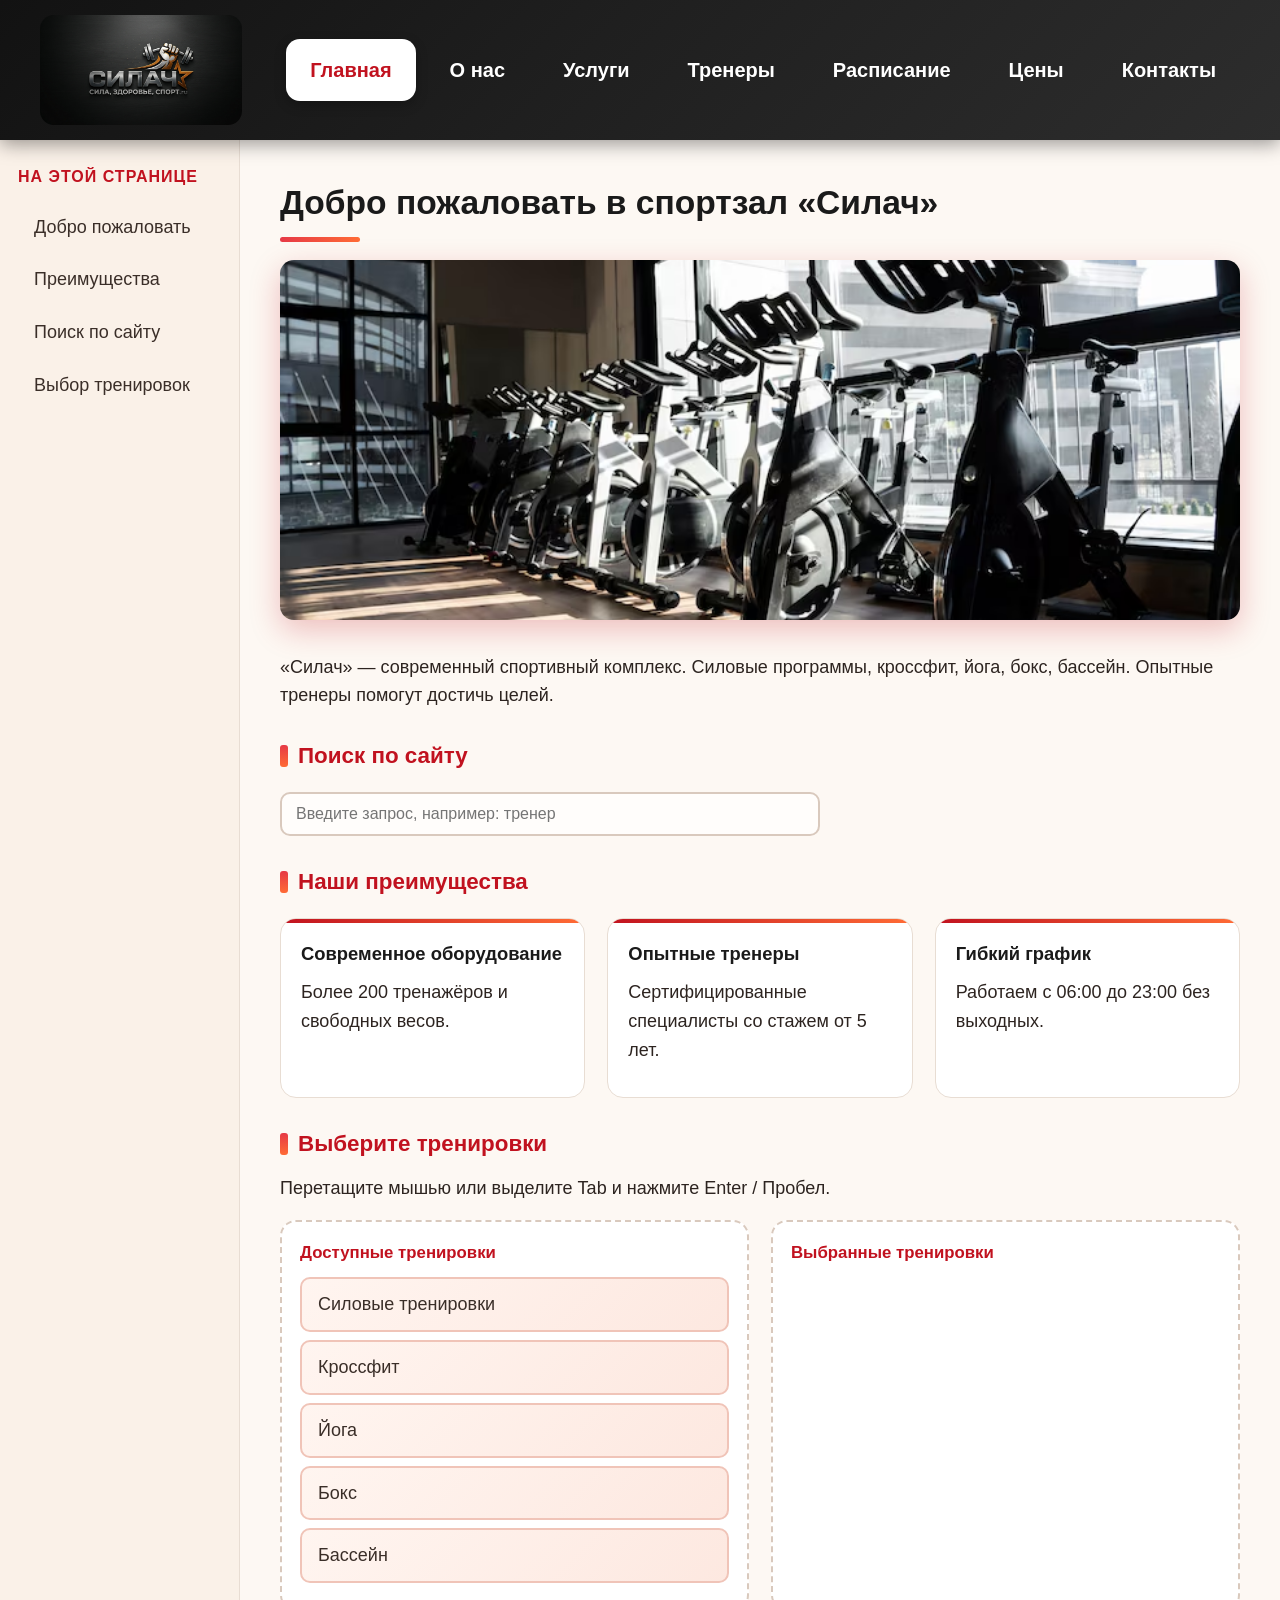
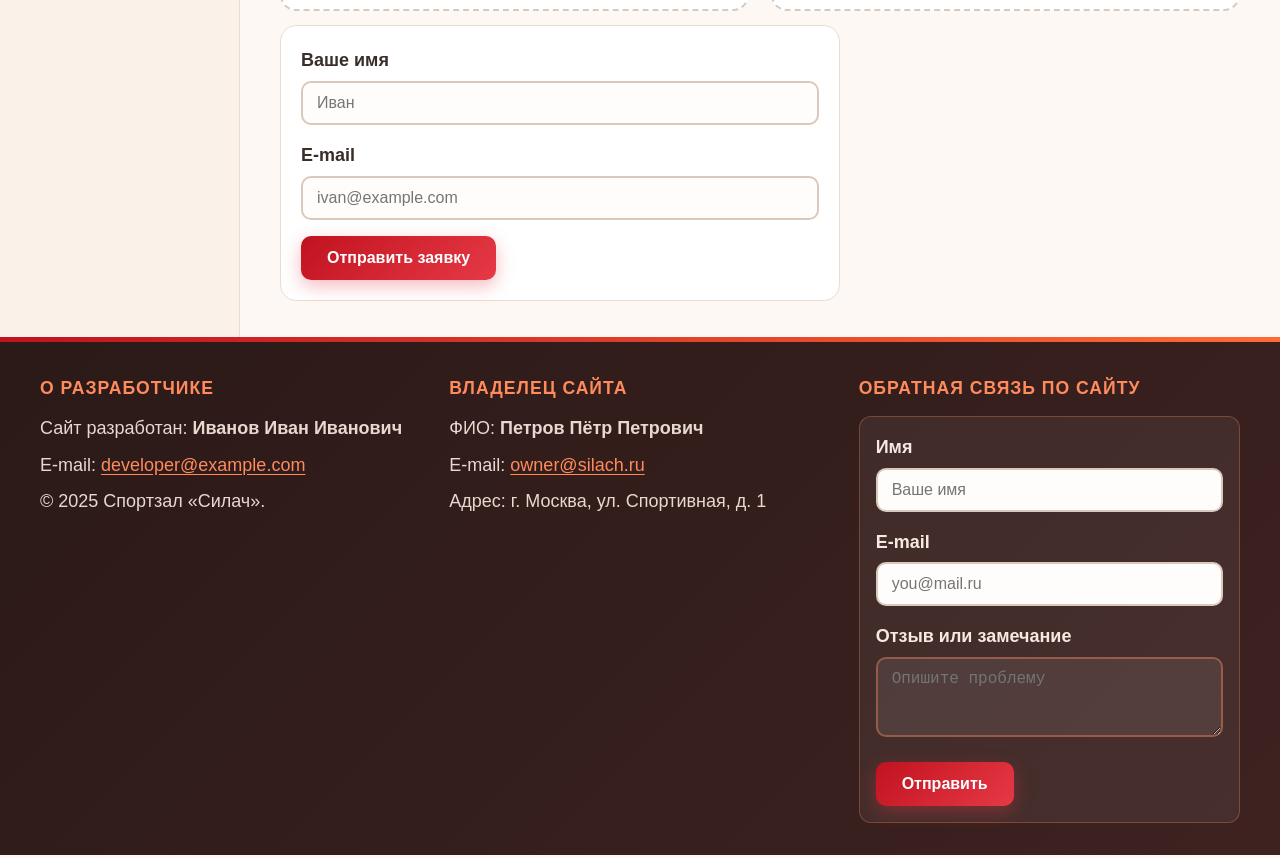
<file: index.html>
<!DOCTYPE html>
<html lang="ru">
<head>
  <meta charset="UTF-8">
  <meta name="viewport" content="width=device-width, initial-scale=1.0">
  <meta name="description" content="Спортзал «Силач» — тренировки, тренеры, расписание, абонементы.">
  <title>Спортзал «Силач» — Главная</title>
  <link rel="stylesheet" href="style.css">
</head>
<body>
  <header>
  <div class="logo">
    <a href="index.html" aria-label="СИЛАЧ — на главную">
      <img src="Лого.png" alt="СИЛАЧ — сила, здоровье, спорт.ру" class="logo-img">
    </a>
  </div>

  <nav class="main-nav" aria-label="Основное меню">
    <ul>
      <li><a href="index.html" class="active">Главная</a></li>
      <li><a href="about.html">О нас</a></li>
      <li><a href="services.html">Услуги</a></li>
      <li><a href="trainers.html">Тренеры</a></li>
      <li><a href="schedule.html">Расписание</a></li>
      <li><a href="prices.html">Цены</a></li>
      <li><a href="contacts.html">Контакты</a></li>
    </ul>
  </nav>
</header>
  <aside aria-label="Вспомогательное меню">
    <h2>На этой странице</h2>
    <ul>
      <li><a href="#welcome">Добро пожаловать</a></li>
      <li><a href="#advantages">Преимущества</a></li>
      <li><a href="#search">Поиск по сайту</a></li>
      <li><a href="#dnd">Выбор тренировок</a></li>
    </ul>
  </aside>

  <main>
    <h1 id="welcome">Добро пожаловать в спортзал «Силач»</h1>
    <img src="gym1.jpeg" alt="Просторный зал спортзала «Силач» с тренажёрами" class="hero-img">
    <p>«Силач» — современный спортивный комплекс. Силовые программы, кроссфит, йога, бокс, бассейн. Опытные тренеры помогут достичь целей.</p>

    <h2 id="search">Поиск по сайту</h2>
    <div class="search-box">
      <label for="site-search" class="visually-hidden">Поиск по сайту</label>
      <input type="text" id="site-search" placeholder="Введите запрос, например: тренер" autocomplete="off">
    </div>
    <ul class="search-results" id="search-results" aria-live="polite"></ul>

    <h2 id="advantages">Наши преимущества</h2>
    <div class="cards">
      <div class="card"><h3>Современное оборудование</h3><p>Более 200 тренажёров и свободных весов.</p></div>
      <div class="card"><h3>Опытные тренеры</h3><p>Сертифицированные специалисты со стажем от 5 лет.</p></div>
      <div class="card"><h3>Гибкий график</h3><p>Работаем с 06:00 до 23:00 без выходных.</p></div>
    </div>

    <h2 id="dnd">Выберите тренировки</h2>
    <p>Перетащите мышью или выделите Tab и нажмите Enter / Пробел.</p>
    <div class="dnd-wrapper">
      <div class="dnd-zone" aria-label="Доступные тренировки">
        <h3>Доступные тренировки</h3>
        <ul id="dnd-source">
          <ul id="dnd-source">
  <li class="dnd-item" tabindex="0" draggable="true" data-value="Силовые тренировки">Силовые тренировки</li>
  <li class="dnd-item" tabindex="0" draggable="true" data-value="Кроссфит">Кроссфит</li>
  <li class="dnd-item" tabindex="0" draggable="true" data-value="Йога">Йога</li>
  <li class="dnd-item" tabindex="0" draggable="true" data-value="Бокс">Бокс</li>
  <li class="dnd-item" tabindex="0" draggable="true" data-value="Бассейн">Бассейн</li>
</ul>
        </ul>
      </div>
      <div class="dnd-zone" aria-label="Выбранные тренировки">
        <h3>Выбранные тренировки</h3>
        <ul id="dnd-target"></ul>
      </div>
    </div>

    <form data-ajax>
      <input type="hidden" id="selected-trainings" name="selected_trainings" value="">
      <div class="form-group">
        <label for="name-home">Ваше имя</label>
        <input type="text" id="name-home" name="name" required placeholder="Иван">
        <small id="name-home-hint" hidden>Введите имя.</small>
      </div>
      <div class="form-group">
        <label for="email-home">E-mail</label>
        <input type="email" id="email-home" name="email" required placeholder="ivan@example.com">
        <small id="email-home-hint" hidden>Укажите корректный e-mail.</small>
      </div>
      <button type="submit">Отправить заявку</button>
      <div class="form-message" role="status" aria-live="polite"></div>
    </form>
  </main>

  <footer>
    <div>
      <h3>О разработчике</h3>
      <p>Сайт разработан: <strong>Иванов Иван Иванович</strong></p>
      <p>E-mail: <a href="mailto:developer@example.com">developer@example.com</a></p>
      <p>© 2025 Спортзал «Силач».</p>
    </div>
    <div>
      <h3>Владелец сайта</h3>
      <p>ФИО: <strong>Петров Пётр Петрович</strong></p>
      <p>E-mail: <a href="mailto:owner@silach.ru">owner@silach.ru</a></p>
      <p>Адрес: г. Москва, ул. Спортивная, д. 1</p>
    </div>
    <div>
      <h3>Обратная связь по сайту</h3>
      <form data-ajax aria-label="Форма обратной связи">
        <div class="form-group"><label for="fb-name">Имя</label><input type="text" id="fb-name" name="name" required placeholder="Ваше имя"></div>
        <div class="form-group"><label for="fb-email">E-mail</label><input type="email" id="fb-email" name="email" required placeholder="you@mail.ru"></div>
        <div class="form-group"><label for="fb-text">Отзыв или замечание</label><textarea id="fb-text" name="message" rows="3" required placeholder="Опишите проблему"></textarea></div>
        <button type="submit">Отправить</button>
        <div class="form-message" role="status" aria-live="polite"></div>
      </form>
    </div>
  </footer>

  <script src="script.js"></script>
</body>
</html>
</file>
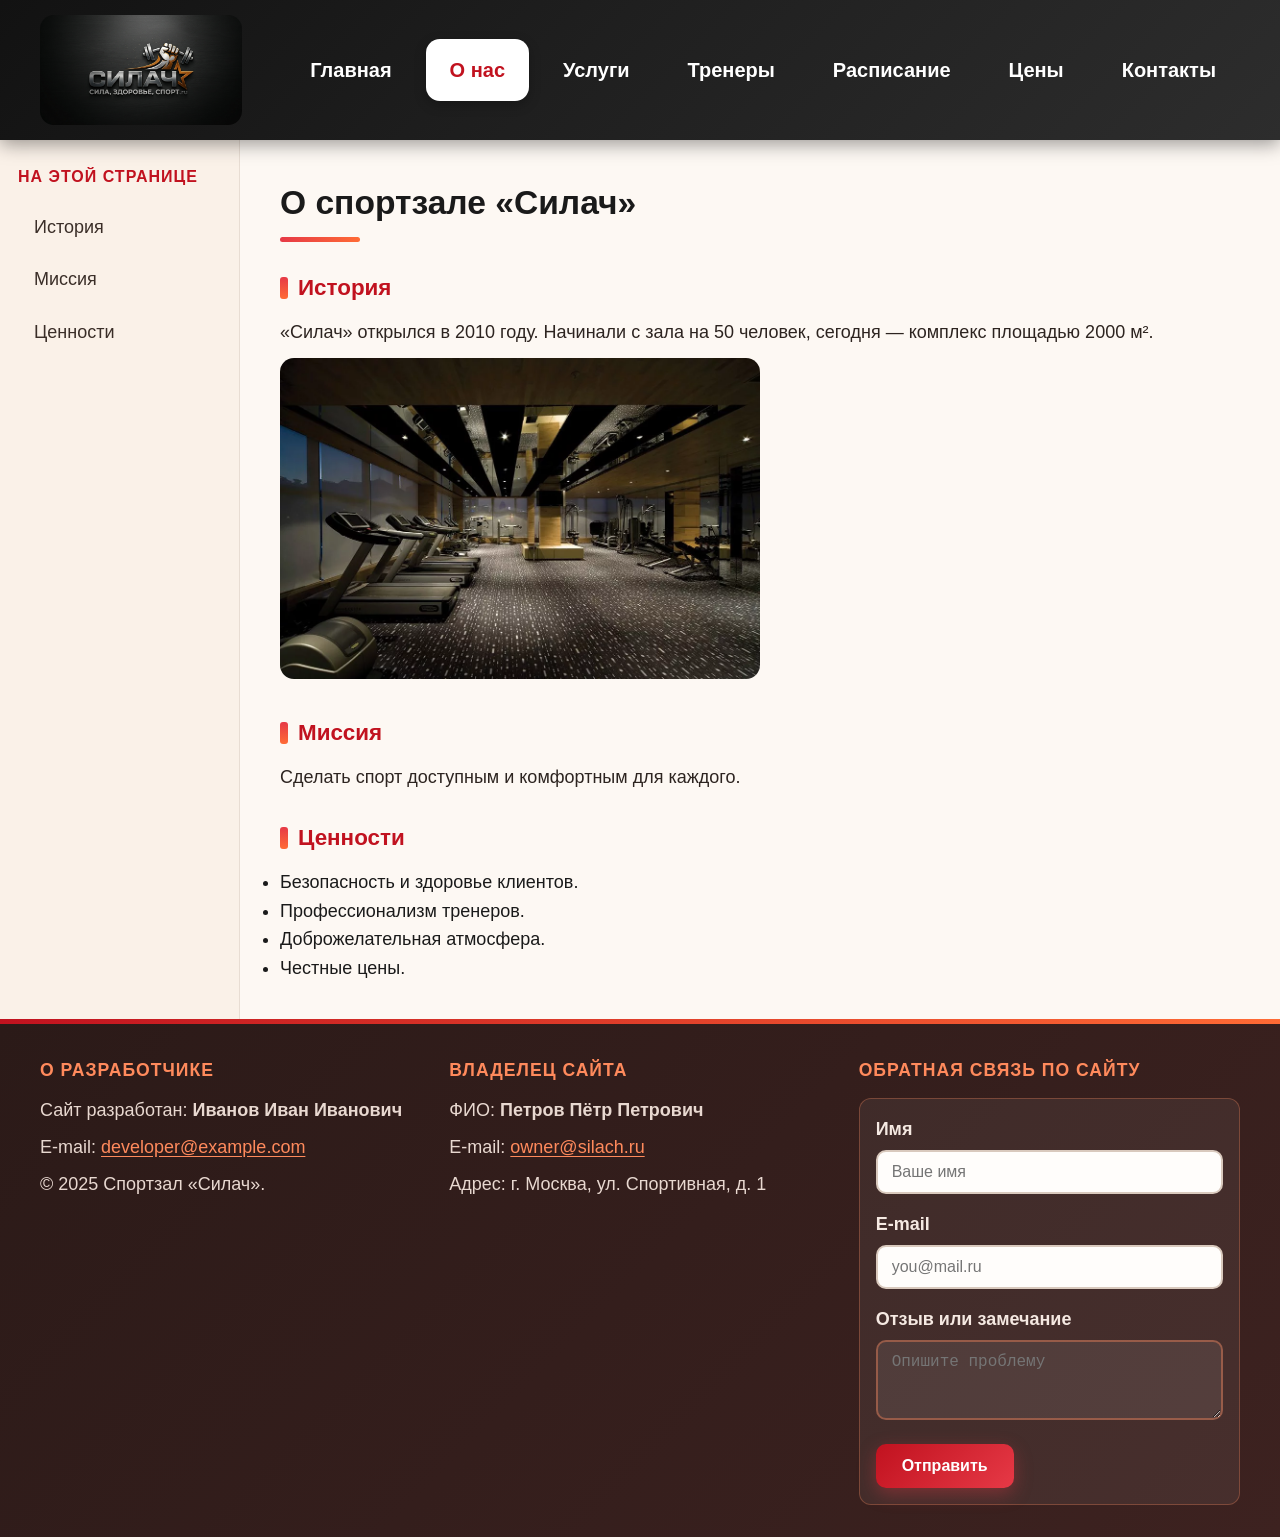
<file: about.html>
<!DOCTYPE html>
<html lang="ru">
<head>
  <meta charset="UTF-8">
  <meta name="viewport" content="width=device-width, initial-scale=1.0">
  <title>О нас — Спортзал «Силач»</title>
<meta name="description" content="История и миссия спортзала «Силач».">
  <link rel="stylesheet" href="style.css">
</head>
<body>
  <header>
    <div class="logo"><a href="index.html">
      <img src="Лого.png" alt="СИЛАЧ — сила, здоровье, спорт.ру" class="logo-img">
    </a>
  </div>
    <nav class="main-nav" aria-label="Основное меню">
      <ul>
        <li><a href="index.html">Главная</a></li>
        <li><a href="about.html">О нас</a></li>
        <li><a href="services.html">Услуги</a></li>
        <li><a href="trainers.html">Тренеры</a></li>
        <li><a href="schedule.html">Расписание</a></li>
        <li><a href="prices.html">Цены</a></li>
        <li><a href="contacts.html">Контакты</a></li>
      </ul>
    </nav>
  </header>
<aside aria-label="Вспомогательное меню">
  <h2>На этой странице</h2>
  <ul>
    <li><a href="#history">История</a></li>
    <li><a href="#mission">Миссия</a></li>
    <li><a href="#values">Ценности</a></li>
  </ul>
</aside>

<main>
  <h1>О спортзале «Силач»</h1>
  <h2 id="history">История</h2>
  <p>«Силач» открылся в 2010 году. Начинали с зала на 50 человек, сегодня — комплекс площадью 2000 м².</p>
  <img src = "площадь.png" alt = "Площадь зала" width = "50%" height = "75%">
  <h2 id="mission">Миссия</h2>
  <p>Сделать спорт доступным и комфортным для каждого.</p>
  <h2 id="values">Ценности</h2>
  <ul>
    <li>Безопасность и здоровье клиентов.</li>
    <li>Профессионализм тренеров.</li>
    <li>Доброжелательная атмосфера.</li>
    <li>Честные цены.</li>
  </ul>
</main>
  <footer>
    <div>
      <h3>О разработчике</h3>
      <p>Сайт разработан: <strong>Иванов Иван Иванович</strong></p>
      <p>E-mail: <a href="mailto:developer@example.com">developer@example.com</a></p>
      <p>© 2025 Спортзал «Силач».</p>
    </div>
    <div>
      <h3>Владелец сайта</h3>
      <p>ФИО: <strong>Петров Пётр Петрович</strong></p>
      <p>E-mail: <a href="mailto:owner@silach.ru">owner@silach.ru</a></p>
      <p>Адрес: г. Москва, ул. Спортивная, д. 1</p>
    </div>
    <div>
      <h3>Обратная связь по сайту</h3>
      <form data-ajax aria-label="Форма обратной связи">
        <div class="form-group"><label for="fb-name">Имя</label><input type="text" id="fb-name" name="name" required placeholder="Ваше имя"></div>
        <div class="form-group"><label for="fb-email">E-mail</label><input type="email" id="fb-email" name="email" required placeholder="you@mail.ru"></div>
        <div class="form-group"><label for="fb-text">Отзыв или замечание</label><textarea id="fb-text" name="message" rows="3" required placeholder="Опишите проблему"></textarea></div>
        <button type="submit">Отправить</button>
        <div class="form-message" role="status" aria-live="polite"></div>
      </form>
    </div>
  </footer>

  <script src="script.js"></script>
</body>
</html>
</file>
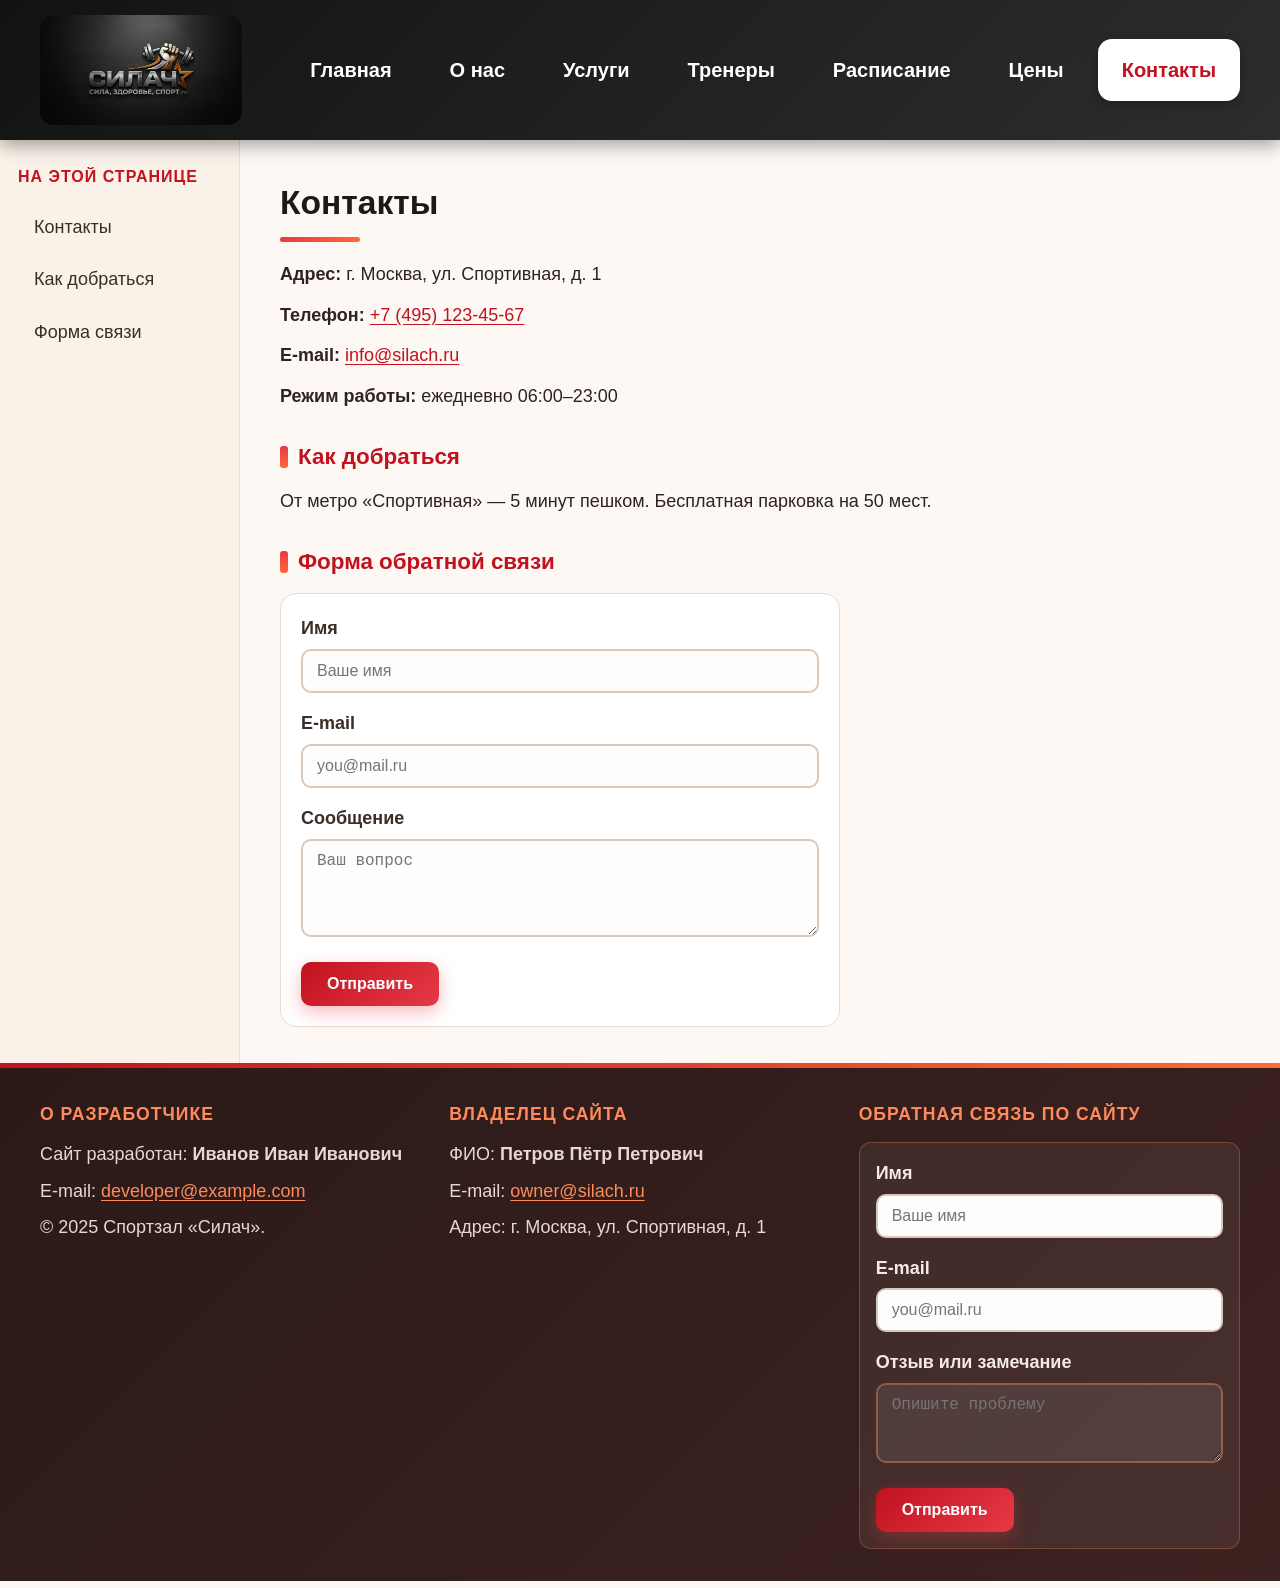
<file: contacts.html>
<!DOCTYPE html>
<html lang="ru">
<head>
  <meta charset="UTF-8">
  <meta name="viewport" content="width=device-width, initial-scale=1.0">
  <title>Контакты — Спортзал «Силач»</title>
<meta name="description" content="Контакты и обратная связь спортзала «Силач».">
  <link rel="stylesheet" href="style.css">
</head>
<body>
  <header>
    <div class="logo"><a href="index.html"> <img src="Лого.png" alt="СИЛАЧ — сила, здоровье, спорт.ру" class="logo-img"></a></div>
    <nav class="main-nav" aria-label="Основное меню">
      <ul>
       <li><a href="index.html">Главная</a></li>
        <li><a href="about.html">О нас</a></li>
        <li><a href="services.html">Услуги</a></li>
        <li><a href="trainers.html">Тренеры</a></li>
        <li><a href="schedule.html">Расписание</a></li>
        <li><a href="prices.html">Цены</a></li>
        <li><a href="contacts.html">Контакты</a></li>
      </ul>
    </nav>
  </header>
<aside aria-label="Вспомогательное меню">
  <h2>На этой странице</h2>
  <ul>
    <li><a href="#info">Контакты</a></li>
    <li><a href="#route">Как добраться</a></li>
    <li><a href="#form">Форма связи</a></li>
  </ul>
</aside>

<main>
  <h1>Контакты</h1>
  <p id="info"><strong>Адрес:</strong> г. Москва, ул. Спортивная, д. 1</p>
  <p><strong>Телефон:</strong> <a href="tel:+74951234567">+7 (495) 123-45-67</a></p>
  <p><strong>E-mail:</strong> <a href="mailto:info@silach.ru">info@silach.ru</a></p>
  <p><strong>Режим работы:</strong> ежедневно 06:00–23:00</p>
  <h2 id="route">Как добраться</h2>
  <p>От метро «Спортивная» — 5 минут пешком. Бесплатная парковка на 50 мест.</p>
  <h2 id="form">Форма обратной связи</h2>
  <form data-ajax aria-label="Форма обратной связи">
    <div class="form-group"><label for="c-name">Имя</label><input type="text" id="c-name" name="name" required placeholder="Ваше имя"></div>
    <div class="form-group"><label for="c-email">E-mail</label><input type="email" id="c-email" name="email" required placeholder="you@mail.ru"></div>
    <div class="form-group"><label for="c-msg">Сообщение</label><textarea id="c-msg" name="message" rows="4" required placeholder="Ваш вопрос"></textarea></div>
    <button type="submit">Отправить</button>
    <div class="form-message" role="status" aria-live="polite"></div>
  </form>
</main>

  <footer>
    <div>
      <h3>О разработчике</h3>
      <p>Сайт разработан: <strong>Иванов Иван Иванович</strong></p>
      <p>E-mail: <a href="mailto:developer@example.com">developer@example.com</a></p>
      <p>© 2025 Спортзал «Силач».</p>
    </div>
    <div>
      <h3>Владелец сайта</h3>
      <p>ФИО: <strong>Петров Пётр Петрович</strong></p>
      <p>E-mail: <a href="mailto:owner@silach.ru">owner@silach.ru</a></p>
      <p>Адрес: г. Москва, ул. Спортивная, д. 1</p>
    </div>
    <div>
      <h3>Обратная связь по сайту</h3>
      <form data-ajax aria-label="Форма обратной связи">
        <div class="form-group"><label for="fb-name">Имя</label><input type="text" id="fb-name" name="name" required placeholder="Ваше имя"></div>
        <div class="form-group"><label for="fb-email">E-mail</label><input type="email" id="fb-email" name="email" required placeholder="you@mail.ru"></div>
        <div class="form-group"><label for="fb-text">Отзыв или замечание</label><textarea id="fb-text" name="message" rows="3" required placeholder="Опишите проблему"></textarea></div>
        <button type="submit">Отправить</button>
        <div class="form-message" role="status" aria-live="polite"></div>
      </form>
    </div>
  </footer>

  <script src="script.js"></script>
</body>
</html>
</file>
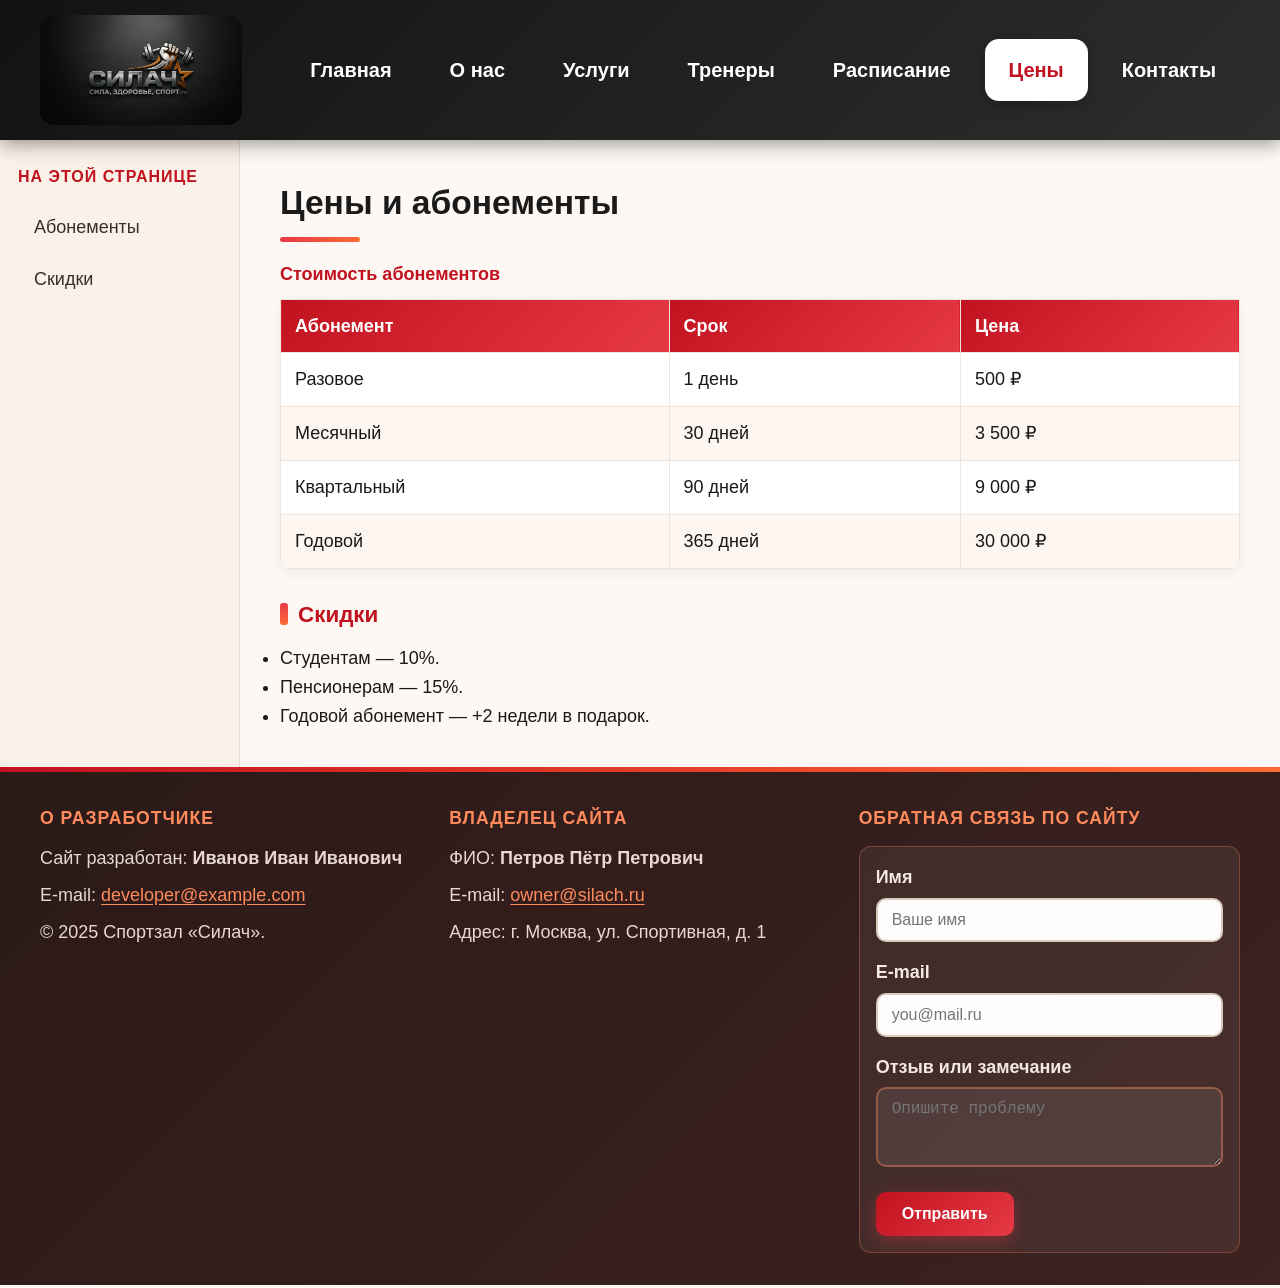
<file: prices.html>
<!DOCTYPE html>
<html lang="ru">
<head>
  <meta charset="UTF-8">
  <meta name="viewport" content="width=device-width, initial-scale=1.0">
 <title>Цены — Спортзал «Силач»</title>
<meta name="description" content="Стоимость абонементов спортзала «Силач».">
  <link rel="stylesheet" href="style.css">
</head>
<body>
<header>
  <div class="logo">
    <a href="index.html" aria-label="СИЛАЧ — на главную">
      <img src="Лого.png" alt="СИЛАЧ — сила, здоровье, спорт.ру" class="logo-img">
    </a>
  </div>

  <nav class="main-nav" aria-label="Основное меню">
    <ul>
      <li><a href="index.html">Главная</a></li>
      <li><a href="about.html">О нас</a> </a></li>
      <li><a href="services.html">Услуги</a></li>
      <li><a href="trainers.html">Тренеры</a></li>
      <li><a href="schedule.html">Расписание</a></li>
      <li><a href="prices.html" class="active">Цены</a></li> <!-- Класс active именно тут -->
      <li><a href="contacts.html">Контакты</a></li>
    </ul>
  </nav>
</header>
<aside aria-label="Вспомогательное меню">
  <h2>На этой странице</h2>
  <ul>
    <li><a href="#abonements">Абонементы</a></li>
    <li><a href="#discounts">Скидки</a></li>
  </ul>
</aside>

<main>
  <h1>Цены и абонементы</h1>
  <table id="abonements">
    <caption>Стоимость абонементов</caption>
    <thead>
      <tr><th scope="col">Абонемент</th><th scope="col">Срок</th><th scope="col">Цена</th></tr>
    </thead>
    <tbody>
      <tr><td>Разовое</td><td>1 день</td><td>500 ₽</td></tr>
      <tr><td>Месячный</td><td>30 дней</td><td>3 500 ₽</td></tr>
      <tr><td>Квартальный</td><td>90 дней</td><td>9 000 ₽</td></tr>
      <tr><td>Годовой</td><td>365 дней</td><td>30 000 ₽</td></tr>
    </tbody>
  </table>
  <h2 id="discounts">Скидки</h2>
  <ul>
    <li>Студентам — 10%.</li>
    <li>Пенсионерам — 15%.</li>
    <li>Годовой абонемент — +2 недели в подарок.</li>
  </ul>
</main>

  <footer>
    <div>
      <h3>О разработчике</h3>
      <p>Сайт разработан: <strong>Иванов Иван Иванович</strong></p>
      <p>E-mail: <a href="mailto:developer@example.com">developer@example.com</a></p>
      <p>© 2025 Спортзал «Силач».</p>
    </div>
    <div>
      <h3>Владелец сайта</h3>
      <p>ФИО: <strong>Петров Пётр Петрович</strong></p>
      <p>E-mail: <a href="mailto:owner@silach.ru">owner@silach.ru</a></p>
      <p>Адрес: г. Москва, ул. Спортивная, д. 1</p>
    </div>
    <div>
      <h3>Обратная связь по сайту</h3>
      <form data-ajax aria-label="Форма обратной связи">
        <div class="form-group"><label for="fb-name">Имя</label><input type="text" id="fb-name" name="name" required placeholder="Ваше имя"></div>
        <div class="form-group"><label for="fb-email">E-mail</label><input type="email" id="fb-email" name="email" required placeholder="you@mail.ru"></div>
        <div class="form-group"><label for="fb-text">Отзыв или замечание</label><textarea id="fb-text" name="message" rows="3" required placeholder="Опишите проблему"></textarea></div>
        <button type="submit">Отправить</button>
        <div class="form-message" role="status" aria-live="polite"></div>
      </form>
    </div>
  </footer>

  <script src="script.js"></script>
</body>
</html>
</file>
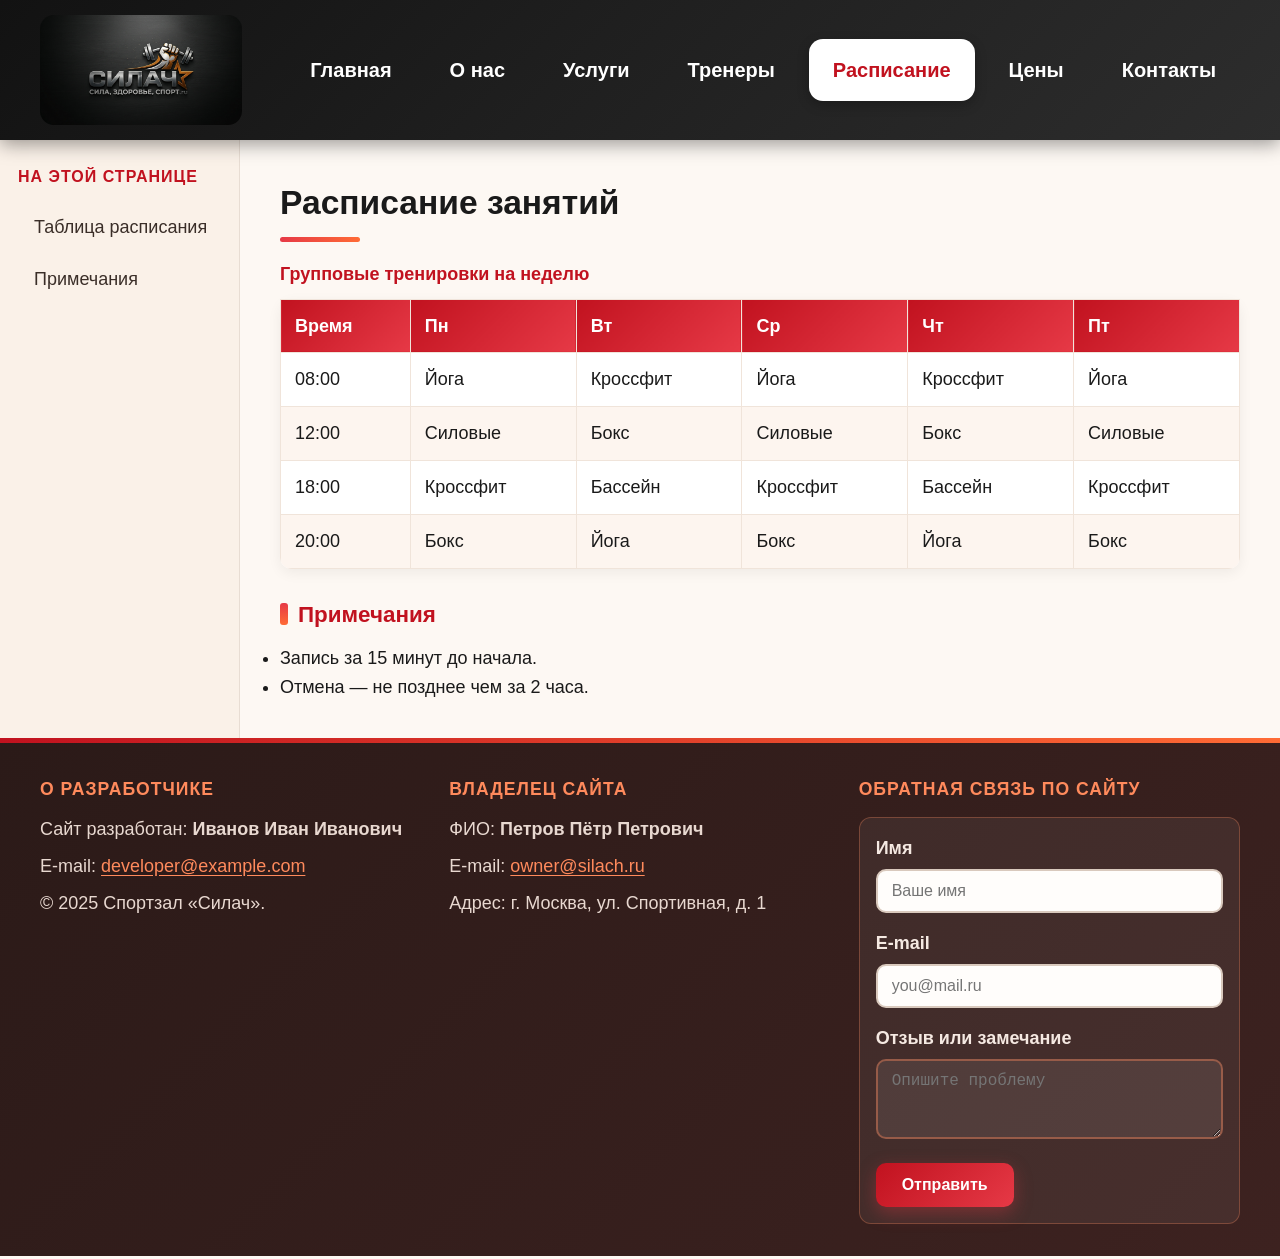
<file: schedule.html>
<!DOCTYPE html>
<html lang="ru">
<head>
  <meta charset="UTF-8">
  <meta name="viewport" content="width=device-width, initial-scale=1.0">
  <title>Расписание — Спортзал «Силач»</title>
<meta name="description" content="Расписание групповых занятий спортзала «Силач».">
  <link rel="stylesheet" href="style.css">
</head>
<body>
  <header>
    <div class="logo"><a href="index.html"> <img src="Лого.png" alt="СИЛАЧ — сила, здоровье, спорт.ру" class="logo-img"></a></div>
    <nav class="main-nav" aria-label="Основное меню">
      <ul>
        <li><a href="index.html">Главная</a></li>
        <li><a href="about.html">О нас</a></li>
        <li><a href="services.html">Услуги</a></li>
        <li><a href="trainers.html">Тренеры</a></li>
        <li><a href="schedule.html">Расписание</a></li>
        <li><a href="prices.html">Цены</a></li>
        <li><a href="contacts.html">Контакты</a></li>
      </ul>
    </nav>
  </header>
<aside aria-label="Вспомогательное меню">
  <h2>На этой странице</h2>
  <ul>
    <li><a href="#table">Таблица расписания</a></li>
    <li><a href="#notes">Примечания</a></li>
  </ul>
</aside>

<main>
  <h1>Расписание занятий</h1>
  <table id="table">
    <caption>Групповые тренировки на неделю</caption>
    <thead>
      <tr><th scope="col">Время</th><th scope="col">Пн</th><th scope="col">Вт</th><th scope="col">Ср</th><th scope="col">Чт</th><th scope="col">Пт</th></tr>
    </thead>
    <tbody>
      <tr><td>08:00</td><td>Йога</td><td>Кроссфит</td><td>Йога</td><td>Кроссфит</td><td>Йога</td></tr>
      <tr><td>12:00</td><td>Силовые</td><td>Бокс</td><td>Силовые</td><td>Бокс</td><td>Силовые</td></tr>
      <tr><td>18:00</td><td>Кроссфит</td><td>Бассейн</td><td>Кроссфит</td><td>Бассейн</td><td>Кроссфит</td></tr>
      <tr><td>20:00</td><td>Бокс</td><td>Йога</td><td>Бокс</td><td>Йога</td><td>Бокс</td></tr>
    </tbody>
  </table>
  <h2 id="notes">Примечания</h2>
  <ul>
    <li>Запись за 15 минут до начала.</li>
    <li>Отмена — не позднее чем за 2 часа.</li>
  </ul>
</main>

  <footer>
    <div>
      <h3>О разработчике</h3>
      <p>Сайт разработан: <strong>Иванов Иван Иванович</strong></p>
      <p>E-mail: <a href="mailto:developer@example.com">developer@example.com</a></p>
      <p>© 2025 Спортзал «Силач».</p>
    </div>
    <div>
      <h3>Владелец сайта</h3>
      <p>ФИО: <strong>Петров Пётр Петрович</strong></p>
      <p>E-mail: <a href="mailto:owner@silach.ru">owner@silach.ru</a></p>
      <p>Адрес: г. Москва, ул. Спортивная, д. 1</p>
    </div>
    <div>
      <h3>Обратная связь по сайту</h3>
      <form data-ajax aria-label="Форма обратной связи">
        <div class="form-group"><label for="fb-name">Имя</label><input type="text" id="fb-name" name="name" required placeholder="Ваше имя"></div>
        <div class="form-group"><label for="fb-email">E-mail</label><input type="email" id="fb-email" name="email" required placeholder="you@mail.ru"></div>
        <div class="form-group"><label for="fb-text">Отзыв или замечание</label><textarea id="fb-text" name="message" rows="3" required placeholder="Опишите проблему"></textarea></div>
        <button type="submit">Отправить</button>
        <div class="form-message" role="status" aria-live="polite"></div>
      </form>
    </div>
  </footer>

  <script src="script.js"></script>
</body>
</html>
</file>
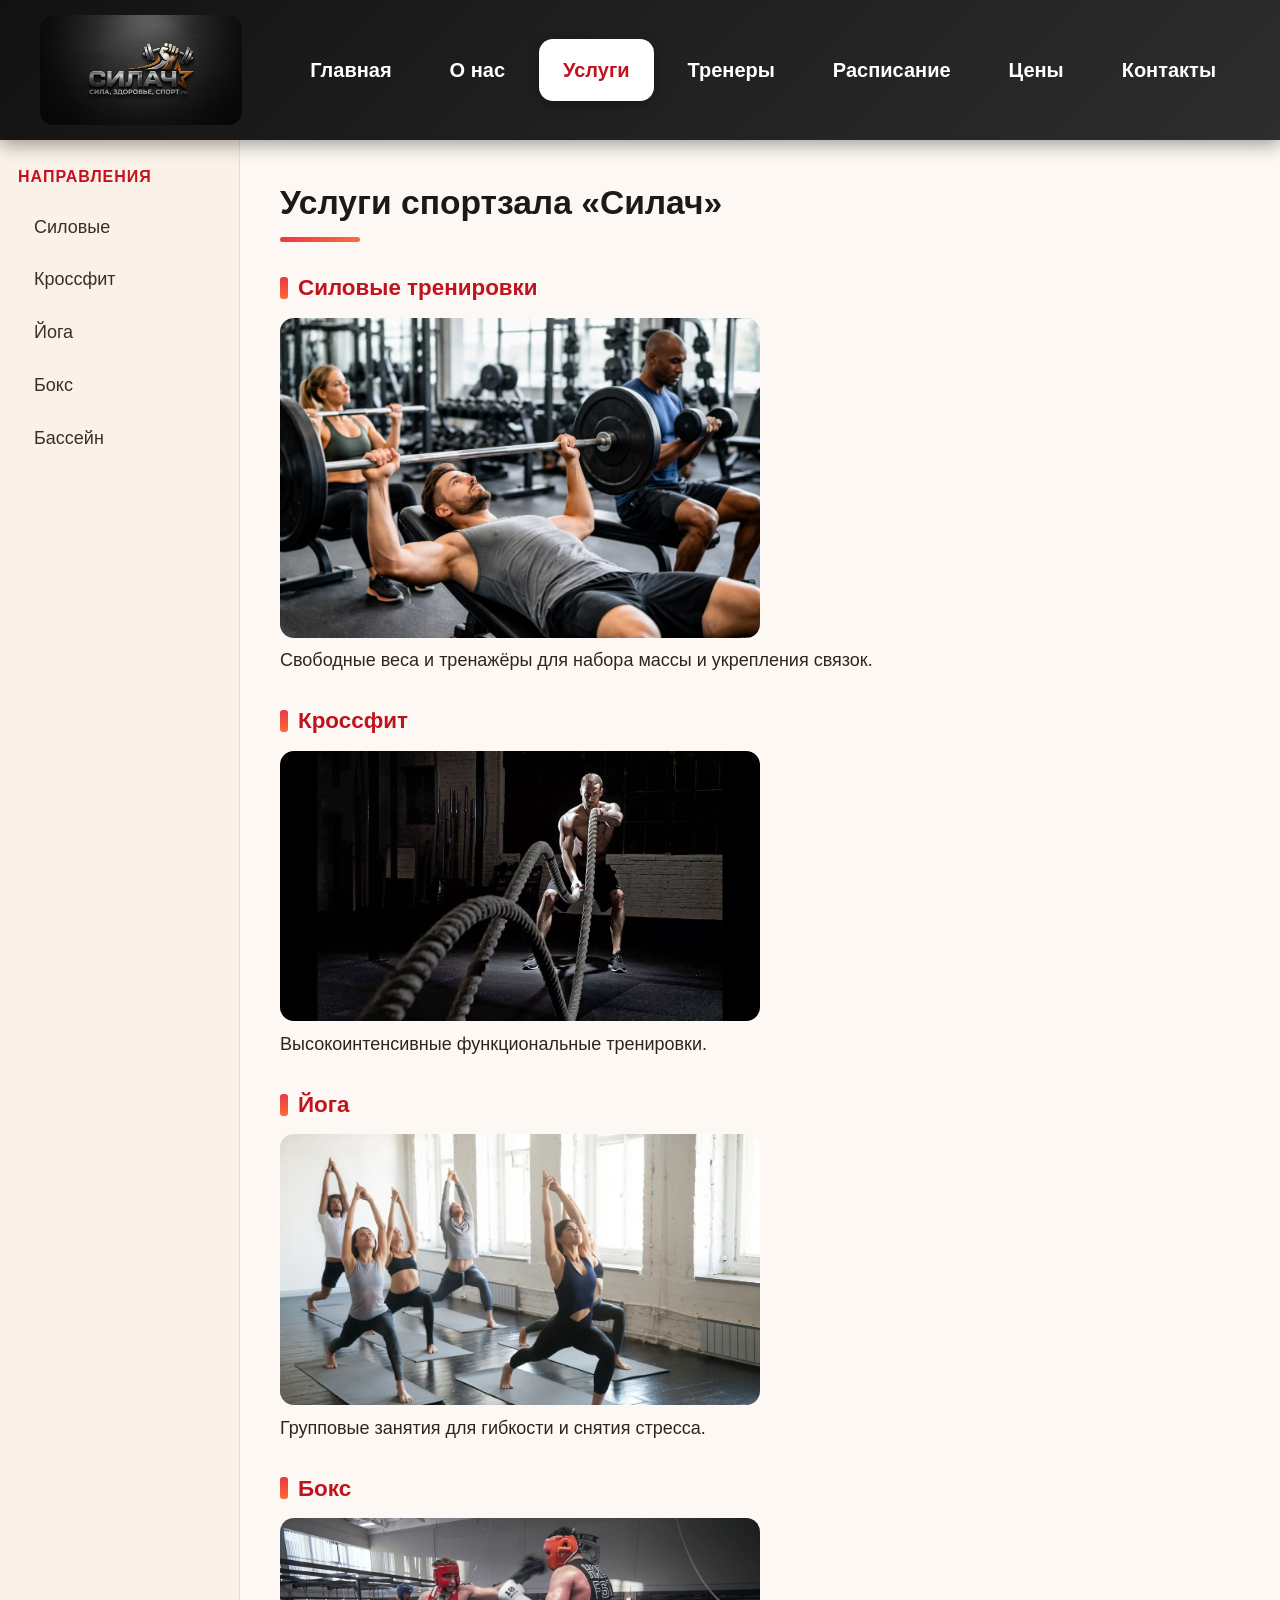
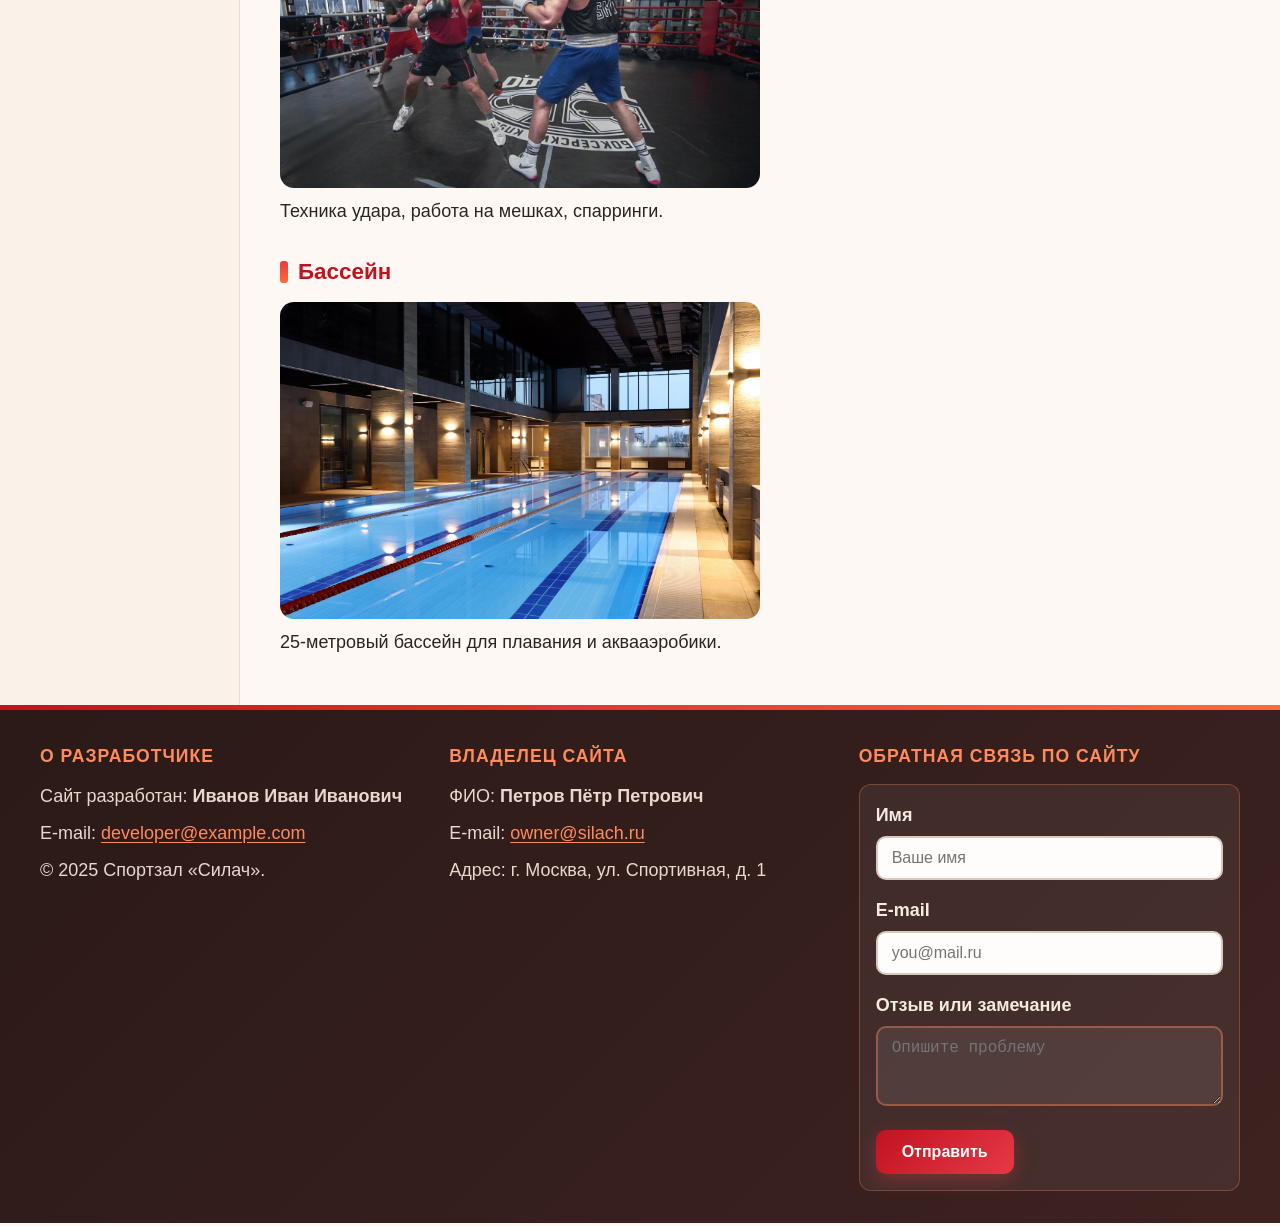
<file: services.html>
<!DOCTYPE html>
<html lang="ru">
<head>
  <meta charset="UTF-8">
  <title>Услуги — Спортзал «Силач»</title>
<meta name="description" content="Направления тренировок в спортзале «Силач».">
<meta name="description" content="История и миссия спортзала «Силач».">
  <link rel="stylesheet" href="style.css">
</head>
<body>
  <header>
    <div class="logo"><a href="index.html"> <img src="Лого.png" alt="СИЛАЧ — сила, здоровье, спорт.ру" class="logo-img"></a></div>
    <nav class="main-nav" aria-label="Основное меню">
      <ul>
        <li><a href="index.html">Главная</a></li>
        <li><a href="about.html">О нас</a></li>
        <li><a href="services.html">Услуги</a></li>
        <li><a href="trainers.html">Тренеры</a></li>
        <li><a href="schedule.html">Расписание</a></li>
        <li><a href="prices.html">Цены</a></li>
        <li><a href="contacts.html">Контакты</a></li>
      </ul>
    </nav>
  </header>
<aside aria-label="Вспомогательное меню">
  <h2>Направления</h2>
  <ul>
    <li><a href="#strength">Силовые</a></li>
    <li><a href="#crossfit">Кроссфит</a></li>
    <li><a href="#yoga">Йога</a></li>
    <li><a href="#boxing">Бокс</a></li>
    <li><a href="#pool">Бассейн</a></li>
  </ul>
</aside>

<main>
  <h1>Услуги спортзала «Силач»</h1>
  <h2 id="strength">Силовые тренировки</h2>
  <img src = "силовые тренировки.png" alt = "Силовые тренировки" width = "50%" height = "75%">
  <p>Свободные веса и тренажёры для набора массы и укрепления связок.</p>
  <h2 id="crossfit">Кроссфит</h2>
  <img src = "кроссфит.png" alt = "Кроссфит" width = "50%" height = "75%">
  <p>Высокоинтенсивные функциональные тренировки.</p>
  <h2 id="yoga">Йога</h2>
  <img src = "йога.png" alt = "Йога" width = "50%" height = "75%">
  <p>Групповые занятия для гибкости и снятия стресса.</p>
  <h2 id="boxing">Бокс</h2>
  <img src = "бокс.png" alt = "Бокс" width = "50%" height = "75%">
  <p>Техника удара, работа на мешках, спарринги.</p>
  <h2 id="pool">Бассейн</h2>
  <img src = "бассейн.png" alt = "Бассейн" width = "50%" height = "75%">
  <p>25-метровый бассейн для плавания и аквааэробики.</p>
</main>

  <footer>
    <div>
      <h3>О разработчике</h3>
      <p>Сайт разработан: <strong>Иванов Иван Иванович</strong></p>
      <p>E-mail: <a href="mailto:developer@example.com">developer@example.com</a></p>
      <p>© 2025 Спортзал «Силач».</p>
    </div>
    <div>
      <h3>Владелец сайта</h3>
      <p>ФИО: <strong>Петров Пётр Петрович</strong></p>
      <p>E-mail: <a href="mailto:owner@silach.ru">owner@silach.ru</a></p>
      <p>Адрес: г. Москва, ул. Спортивная, д. 1</p>
    </div>
    <div>
      <h3>Обратная связь по сайту</h3>
      <form data-ajax aria-label="Форма обратной связи">
        <div class="form-group"><label for="fb-name">Имя</label><input type="text" id="fb-name" name="name" required placeholder="Ваше имя"></div>
        <div class="form-group"><label for="fb-email">E-mail</label><input type="email" id="fb-email" name="email" required placeholder="you@mail.ru"></div>
        <div class="form-group"><label for="fb-text">Отзыв или замечание</label><textarea id="fb-text" name="message" rows="3" required placeholder="Опишите проблему"></textarea></div>
        <button type="submit">Отправить</button>
        <div class="form-message" role="status" aria-live="polite"></div>
      </form>
    </div>
  </footer>

  <script src="script.js"></script>
</body>
</html>
</file>
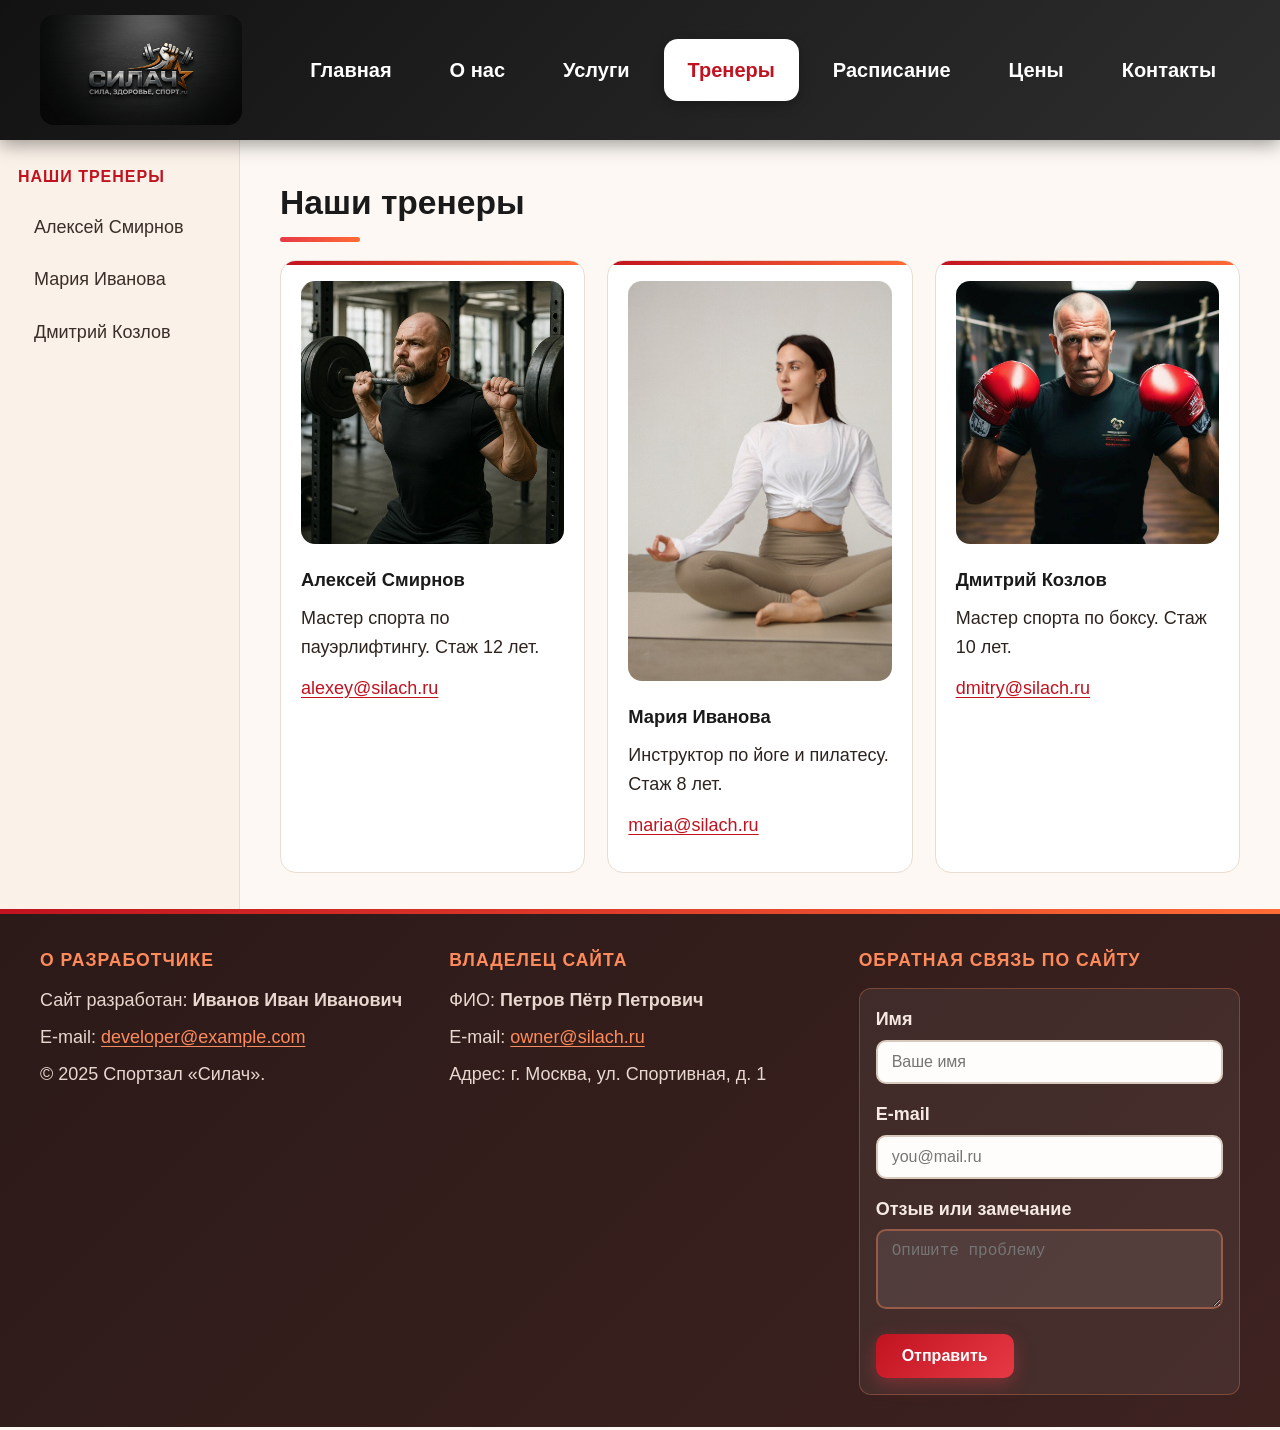
<file: trainers.html>
<!DOCTYPE html>
<html lang="ru">
<head>
  <meta charset="UTF-8">
  <meta name="viewport" content="width=device-width, initial-scale=1.0">
  <title>Тренеры — Спортзал «Силач»</title>
<meta name="description" content="Тренеры спортзала «Силач».">
  <link rel="stylesheet" href="style.css">
</head>
<body>
  <header>
    <div class="logo"><a href="index.html"> <img src="Лого.png" alt="СИЛАЧ — сила, здоровье, спорт.ру" class="logo-img"></a></div>
    <nav class="main-nav" aria-label="Основное меню">
      <ul>
         <li><a href="index.html">Главная</a></li>
        <li><a href="about.html">О нас</a></li>
        <li><a href="services.html">Услуги</a></li>
        <li><a href="trainers.html">Тренеры</a></li>
        <li><a href="schedule.html">Расписание</a></li>
        <li><a href="prices.html">Цены</a></li>
        <li><a href="contacts.html">Контакты</a></li>
      </ul>
    </nav>
  </header>
<aside aria-label="Вспомогательное меню">
  <h2>Наши тренеры</h2>
  <ul>
    <li><a href="#alexey">Алексей Смирнов</a></li>
    <li><a href="#maria">Мария Иванова</a></li>
    <li><a href="#dmitry">Дмитрий Козлов</a></li>
  </ul>
</aside>

<main>
  <h1>Наши тренеры</h1>
  <div class="cards">
    <div class="card" id="alexey">
      <img src="тренер по пауерлифтингу.png" alt="Тренер Алексей Смирнов, силовые тренировки">
      <h3>Алексей Смирнов</h3>
      <p>Мастер спорта по пауэрлифтингу. Стаж 12 лет.</p>
      <p><a href="mailto:alexey@silach.ru">alexey@silach.ru</a></p>
    </div>
    <div class="card" id="maria">
      <img src="тренер по йоге.png" alt="Тренер Мария Иванова, йога">
      <h3>Мария Иванова</h3>
      <p>Инструктор по йоге и пилатесу. Стаж 8 лет.</p>
      <p><a href="mailto:maria@silach.ru">maria@silach.ru</a></p>
    </div>
    <div class="card" id="dmitry">
      <img src="тренер по боксу.png" alt="Тренер Дмитрий Козлов, бокс">
      <h3>Дмитрий Козлов</h3>
      <p>Мастер спорта по боксу. Стаж 10 лет.</p>
      <p><a href="mailto:dmitry@silach.ru">dmitry@silach.ru</a></p>
    </div>
  </div>
</main>

  <footer>
    <div>
      <h3>О разработчике</h3>
      <p>Сайт разработан: <strong>Иванов Иван Иванович</strong></p>
      <p>E-mail: <a href="mailto:developer@example.com">developer@example.com</a></p>
      <p>© 2025 Спортзал «Силач».</p>
    </div>
    <div>
      <h3>Владелец сайта</h3>
      <p>ФИО: <strong>Петров Пётр Петрович</strong></p>
      <p>E-mail: <a href="mailto:owner@silach.ru">owner@silach.ru</a></p>
      <p>Адрес: г. Москва, ул. Спортивная, д. 1</p>
    </div>
    <div>
      <h3>Обратная связь по сайту</h3>
      <form data-ajax aria-label="Форма обратной связи">
        <div class="form-group"><label for="fb-name">Имя</label><input type="text" id="fb-name" name="name" required placeholder="Ваше имя"></div>
        <div class="form-group"><label for="fb-email">E-mail</label><input type="email" id="fb-email" name="email" required placeholder="you@mail.ru"></div>
        <div class="form-group"><label for="fb-text">Отзыв или замечание</label><textarea id="fb-text" name="message" rows="3" required placeholder="Опишите проблему"></textarea></div>
        <button type="submit">Отправить</button>
        <div class="form-message" role="status" aria-live="polite"></div>
      </form>
    </div>
  </footer>

  <script src="script.js"></script>
</body>
</html>
</file>
<file: style.css>
/* ===== Базовые настройки ===== */
* {
  margin: 0;
  padding: 0;
  box-sizing: border-box;
}

html {
  scroll-behavior: smooth;
}

body {
  font-family: 'Segoe UI', Arial, sans-serif;
  font-size: 18px;
  line-height: 1.6;
  color: #1a1a1a;
  background: #fdf8f3;                /* молочный фон страницы */
  display: grid;
  grid-template-columns: 240px minmax(0, 1fr);
  grid-template-rows: auto 1fr auto;
  grid-template-areas:
    "header header"
    "aside  main"
    "footer footer";
  min-height: 100vh;
}

/* ===== Шапка сайта ===== */
header {
  grid-area: header;
  background: linear-gradient(135deg, #121212 0%, #1f1f1f 45%, #2d2d2d 100%);
  color: #ffffff;
  padding: 15px 40px;
  display: flex;
  align-items: center;            /* ЖЕСТКО ЦЕНТРИРУЕМ ВСЁ ПО ВЕРТИКАЛИ */
  justify-content: space-between; /* Логотип слева, меню справа */
  flex-wrap: nowrap;              
  gap: 30px;
  min-height: 140px;              
  box-shadow: 0 4px 18px rgba(0, 0, 0, 0.4);
  position: relative;
  z-index: 10;
}

/* ===== Контейнер логотипа ===== */
.logo {
  display: flex;
  align-items: center;            /* Центрируем картинку по высоте */
  flex-shrink: 0;                 
  height: 100%;                   
}

.logo a {
  display: flex;
  align-items: center;            /* Центрируем ссылку по высоте */
  line-height: 0;
  height: 100%;
}

/* ===== Картинка-логотип ===== */
.logo-img {
  display: block;
  height: 110px;                  
  width: auto;                    
  max-width: 400px;               
  object-fit: contain;            /* Возвращаем contain, чтобы картинка не обрезалась, если пропорции другие */
  transition: transform 0.15s ease;
}

.logo a:hover .logo-img {
  transform: translateY(2px);
}

/* ===== Меню в шапке ===== */
nav.main-nav {
  display: flex;
  align-items: center;            /* Центрируем меню по высоте */
  min-width: 0;                   
  height: 100%;
}

nav.main-nav ul {
  display: flex;
  flex-wrap: wrap;                
  gap: 10px;                      
  list-style: none;
  align-items: center;            /* Центрируем пункты меню по высоте */
  margin: 0;
  padding: 0;
}

nav.main-nav a {
  display: flex;                  /* Flex для идеального выравнивания текста внутри кнопки */
  align-items: center;
  justify-content: center;
  padding: 15px 24px;             
  color: #ffffff;
  text-decoration: none;
  border-radius: 14px;            
  font-size: 1.25rem;             
  font-weight: 600;               
  white-space: nowrap;            
  transition: background 0.2s, color 0.2s, transform 0.15s;
}

/* ... остальные стили для hover и active остаются без изменений ... */


nav.main-nav a:hover,
nav.main-nav a:focus {
  background: rgba(255, 255, 255, 0.22);
  outline: 2px solid #ffffff;
  outline-offset: 2px;
  transform: translateY(-2px);    /* Чуть больше подпрыгивает при наведении */
}

/* Текущая страница — белая плашка */
nav.main-nav a.active {
  background: #ffffff;
  color: #c1121f;
  font-weight: 800;               /* Жирный текст для активной кнопки */
  box-shadow: 0 4px 12px rgba(0, 0, 0, 0.25);
}

/* ===== Левое вспомогательное меню ===== */
aside {
  grid-area: aside;
  background: #faf1e8;
  padding: 24px 18px;
  border-right: 1px solid #e8ddd3;
}

aside h2 {
  font-size: 1rem;
  margin-bottom: 14px;
  color: #c1121f;
  text-transform: uppercase;
  letter-spacing: 1px;
  font-weight: 700;
}

aside ul {
  list-style: none;
}

aside li {
  margin-bottom: 6px;
}

aside a {
  display: block;
  padding: 9px 12px;
  color: #3a2e28;
  text-decoration: none;
  border-radius: 8px;
  border-left: 4px solid transparent;
  transition: background 0.2s, border-color 0.2s, color 0.2s;
}

aside a:hover,
aside a:focus {
  background: #fde8e0;
  border-left-color: #e63946;
  color: #c1121f;
  outline: 2px solid #c1121f;
  outline-offset: 2px;
}

/* ===== Основной контент ===== */
main {
  grid-area: main;
  padding: 36px 40px;
  max-width: 1100px;
  min-width: 0;                  /* позволяет контенту сжиматься, а не распирать страницу */
  overflow-wrap: break-word;
}

main h1 {
  font-size: 2.1rem;
  margin-bottom: 18px;
  color: #1a1a1a;
  position: relative;
  padding-bottom: 12px;
}

main h1::after {
  content: "";
  position: absolute;
  left: 0;
  bottom: 0;
  width: 80px;
  height: 5px;
  border-radius: 3px;
  background: linear-gradient(90deg, #e63946, #ff6b35);
}

main h2 {
  font-size: 1.4rem;
  margin: 28px 0 12px;
  color: #c1121f;
  display: flex;
  align-items: center;
  gap: 10px;
}

main h2::before {
  content: "";
  display: inline-block;
  width: 8px;
  height: 22px;
  border-radius: 3px;
  background: linear-gradient(180deg, #e63946, #ff6b35);
  flex-shrink: 0;
}

main p {
  margin-bottom: 12px;
  color: #2d2420;
}

main a {
  color: #c1121f;
  font-weight: 500;
  text-decoration: underline;
  text-underline-offset: 3px;
}

main a:hover,
main a:focus {
  color: #e63946;
  outline: 2px solid #e63946;
  outline-offset: 2px;
  border-radius: 2px;
}

/* Изображения */
img {
  max-width: 100%;
  height: auto;
  border-radius: 14px;
}

.hero-img {
  width: 100%;
  max-height: 360px;
  object-fit: cover;
  margin-bottom: 24px;
  box-shadow: 0 10px 30px rgba(193, 18, 31, 0.25);
}

/* ===== Карточки ===== */
.cards {
  display: grid;
  grid-template-columns: repeat(auto-fit, minmax(240px, 1fr));
  gap: 22px;
  margin-top: 18px;
}

.card {
  background: #ffffff;
  border: 1px solid #e8ddd3;
  border-radius: 16px;
  padding: 20px;
  position: relative;
  overflow: hidden;
  transition: transform 0.2s, box-shadow 0.2s;
}

.card::before {
  content: "";
  position: absolute;
  top: 0;
  left: 0;
  right: 0;
  height: 4px;
  background: linear-gradient(90deg, #c1121f, #ff6b35);
}

.card:hover {
  transform: translateY(-4px);
  box-shadow: 0 12px 28px rgba(230, 57, 70, 0.18);
}

.card h3 {
  margin-bottom: 10px;
  color: #1a1a1a;
  font-size: 1.15rem;
}

.card img {
  margin-bottom: 12px;
}

/* ===== Таблицы ===== */
table {
  width: 100%;
  border-collapse: collapse;
  margin-top: 14px;
  background: #ffffff;
  border-radius: 12px;
  overflow: hidden;
  box-shadow: 0 4px 14px rgba(0, 0, 0, 0.06);
}

caption {
  text-align: left;
  font-weight: 700;
  margin-bottom: 10px;
  color: #c1121f;
}

th, td {
  border: 1px solid #f0e4da;
  padding: 12px 14px;
  text-align: left;
}

th {
  background: linear-gradient(135deg, #c1121f, #e63946);
  color: #ffffff;
  font-weight: 700;
}

tbody tr:nth-child(even) {
  background: #fdf5ef;
}

tbody tr:hover {
  background: #fde8e0;
}

/* ===== Формы ===== */
form {
  max-width: 560px;
  margin-top: 14px;
  background: #ffffff;
  padding: 20px;
  border-radius: 16px;
  border: 1px solid #e8ddd3;
}

.form-group {
  margin-bottom: 16px;
}

label {
  display: block;
  font-weight: 600;
  margin-bottom: 6px;
  color: #3a2e28;
}

input[type="text"],
input[type="email"],
textarea,
select {
  width: 100%;
  padding: 11px 14px;
  font-size: 1rem;
  border: 2px solid #d9c9bd;
  border-radius: 10px;
  background: #fffdfb;
  color: #1a1a1a;
  transition: border-color 0.2s, box-shadow 0.2s;
}

input:focus,
textarea:focus,
select:focus {
  outline: none;
  border-color: #e63946;
  box-shadow: 0 0 0 4px rgba(230, 57, 70, 0.18);
}

button,
.btn {
  display: inline-block;
  padding: 13px 26px;
  font-size: 1rem;
  font-weight: 700;
  color: #ffffff;
  background: linear-gradient(135deg, #c1121f, #e63946, #ff6b35);
  background-size: 200% 200%;
  border: none;
  border-radius: 10px;
  cursor: pointer;
  box-shadow: 0 6px 18px rgba(230, 57, 70, 0.35);
  transition: transform 0.15s, box-shadow 0.2s, background-position 0.4s;
}

button:hover,
.btn:hover {
  background-position: 100% 0;
  transform: translateY(-2px);
  box-shadow: 0 10px 24px rgba(230, 57, 70, 0.45);
}

button:focus,
.btn:focus {
  outline: 3px solid #c1121f;
  outline-offset: 3px;
}

.form-message {
  margin-top: 14px;
  padding: 12px 16px;
  border-radius: 10px;
  font-weight: 600;
  display: none;
}

.form-message.success {
  display: block;
  background: #e8f7ec;
  color: #1b6b3a;
  border: 2px solid #1b6b3a;
}

.form-message.error {
  display: block;
  background: #fde8e0;
  color: #a4161a;
  border: 2px solid #a4161a;
}

/* ===== Drag & Drop ===== */
.dnd-wrapper {
  display: grid;
  grid-template-columns: 1fr 1fr;
  gap: 22px;
  margin-top: 18px;
}

.dnd-zone {
  border: 2px dashed #d9c9bd;
  border-radius: 16px;
  padding: 18px;
  min-height: 170px;
  background: #ffffff;
  transition: border-color 0.2s, background 0.2s, box-shadow 0.2s;
}

.dnd-zone h3 {
  color: #c1121f;
  margin-bottom: 10px;
  font-size: 1.05rem;
}

.dnd-zone.dragover {
  border-color: #e63946;
  background: #fde8e0;
  box-shadow: 0 0 0 4px rgba(230, 57, 70, 0.15);
}

.dnd-zone ul {
  list-style: none;
}

.dnd-item {
  padding: 11px 16px;
  margin-bottom: 8px;
  background: linear-gradient(135deg, #fff5f0, #fde8e0);
  border: 2px solid #f0c4b8;
  border-radius: 10px;
  cursor: grab;
  user-select: none;
  font-weight: 500;
  color: #3a2e28;
  transition: transform 0.15s, box-shadow 0.15s;
}

.dnd-item:hover {
  transform: translateX(4px);
  box-shadow: 0 4px 12px rgba(230, 57, 70, 0.2);
}

.dnd-item:focus {
  outline: 3px solid #c1121f;
  outline-offset: 2px;
}

.dnd-item.dragging {
  opacity: 0.5;
  cursor: grabbing;
}

/* ===== Поиск ===== */
.search-box {
  display: flex;
  gap: 10px;
  margin: 18px 0;
  max-width: 540px;
}

.search-box input {
  flex: 1;
  min-width: 0;
}

.search-results {
  list-style: none;
  margin-top: 10px;
  max-width: 640px;
}

.search-results li {
  padding: 12px 16px;
  border-bottom: 1px solid #f0e4da;
  background: #ffffff;
  border-radius: 8px;
  margin-bottom: 6px;
}

.search-results a {
  color: #c1121f;
  font-weight: 600;
}

.search-results mark {
  background: #ffe08a;
  color: #1a1a1a;
  padding: 0 2px;
  border-radius: 3px;
}

/* ===== Подвал ===== */
footer {
  grid-area: footer;
  background: linear-gradient(135deg, #2b1a18 0%, #3d2220 100%);
  color: #f5e9e2;
  padding: 32px 40px;
  display: grid;
  grid-template-columns: repeat(auto-fit, minmax(260px, 1fr));
  gap: 28px;
  border-top: 5px solid;
  border-image: linear-gradient(90deg, #c1121f, #ff6b35) 1;
}

footer h3 {
  color: #ff8a5c;
  margin-bottom: 12px;
  font-size: 1.1rem;
  text-transform: uppercase;
  letter-spacing: 1px;
}

footer p {
  margin-bottom: 8px;
  color: #e8d8d0;
}

footer a {
  color: #ff8a5c;
  text-decoration: underline;
  text-underline-offset: 3px;
}

footer a:hover,
footer a:focus {
  color: #ffb08a;
  outline: 2px solid #ff8a5c;
  outline-offset: 2px;
  border-radius: 2px;
}

footer form {
  background: rgba(255, 255, 255, 0.06);
  border: 1px solid rgba(255, 138, 92, 0.3);
  padding: 16px;
  border-radius: 12px;
  max-width: 100%;
}

footer label {
  color: #f5e9e2;
}

footer input,
footer textarea {
  background: rgba(255, 255, 255, 0.08);
  color: #ffffff;
  border-color: rgba(255, 138, 92, 0.4);
}

footer input:focus,
footer textarea:focus {
  border-color: #ff8a5c;
  box-shadow: 0 0 0 4px rgba(255, 138, 92, 0.2);
}

footer .form-message.success {
  background: rgba(27, 107, 58, 0.3);
  color: #b8f5c8;
  border-color: #4ade80;
}

footer .form-message.error {
  background: rgba(164, 22, 26, 0.3);
  color: #ffc4c4;
  border-color: #f87171;
}

/* ===== Адаптивность ===== */

/* Планшеты и небольшие экраны: шапка перестраивается в две строки */
@media (max-width: 1100px) {
  header {
    flex-wrap: wrap;
    justify-content: center;
    padding: 14px 24px;
    min-height: 0;
    gap: 14px 24px;
  }

  .logo-img {
    height: 80px;
    max-width: 100%;
  }

  nav.main-nav ul {
    justify-content: center;
    gap: 8px;
  }

  nav.main-nav a {
    padding: 10px 16px;
    font-size: 1.05rem;
  }
}

@media (max-width: 900px) {
  body {
    grid-template-columns: minmax(0, 1fr);
    grid-template-areas:
      "header"
      "aside"
      "main"
      "footer";
  }

  aside {
    border-right: none;
    border-bottom: 1px solid #e8ddd3;
    padding: 16px 20px;
  }

  aside ul {
    display: flex;
    flex-wrap: wrap;
    gap: 6px;
  }

  aside a {
    border-left: none;
    border-bottom: 4px solid transparent;
  }

  aside a:hover,
  aside a:focus {
    border-bottom-color: #e63946;
  }

  .dnd-wrapper {
    grid-template-columns: minmax(0, 1fr);
  }

  main {
    padding: 24px 20px;
  }
}

/* Телефоны */
@media (max-width: 600px) {
  body {
    font-size: 17px;
  }

  header {
    flex-direction: column;
    align-items: center;
    padding: 12px 16px;
    gap: 10px;
  }

  .logo {
    height: auto;
    max-width: 100%;
  }

  .logo-img {
    height: 48px;
  }

  /* Меню: компактные кнопки в несколько строк вместо 7 длинных полос */
  nav.main-nav {
    width: 100%;
    height: auto;
  }

  nav.main-nav ul {
    flex-direction: row;
    flex-wrap: wrap;
    justify-content: center;
    gap: 6px;
    width: 100%;
  }

  nav.main-nav a {
    width: auto;
    padding: 8px 12px;
    font-size: 0.95rem;
    border-radius: 10px;
  }

  aside {
    padding: 12px 16px;
  }

  aside h2 {
    margin-bottom: 8px;
  }

  aside a {
    padding: 7px 10px;
    font-size: 0.95rem;
  }

  main {
    padding: 20px 16px;
  }

  main h1 {
    font-size: 1.6rem;
  }

  main h2 {
    font-size: 1.2rem;
  }

  .hero-img {
    max-height: 220px;
  }

  /* Таблицы прокручиваются внутри себя и не ломают страницу */
  table {
    display: block;
    overflow-x: auto;
    -webkit-overflow-scrolling: touch;
    font-size: 0.95rem;
  }

  th, td {
    padding: 8px 10px;
  }

  .cards {
    gap: 16px;
  }

  .search-box {
    flex-direction: column;
  }

  .search-box button,
  form button {
    width: 100%;
  }

  form {
    padding: 16px;
  }

  /* Увеличение карточки при переходе по якорю на телефоне даёт выезд за экран */
  .card:target {
    transform: none;
  }

  footer {
    padding: 24px 16px;
    gap: 22px;
  }
}

@media (prefers-reduced-motion: reduce) {
  * {
    transition: none !important;
    scroll-behavior: auto !important;
  }
}

.visually-hidden {
  position: absolute;
  width: 1px;
  height: 1px;
  overflow: hidden;
  clip: rect(0 0 0 0);
  white-space: nowrap;
}

/* ==========================================
   Отступы для якорной навигации (чтобы шапка 
   не перекрывала карточки при скролле)
   ========================================== */
.card[id] {
  scroll-margin-top: 100px;
}

/* Подсветка карточки, к которой перешли по ссылке */
.card:target {
  outline: 4px solid #e63946;
  box-shadow: 0 0 25px rgba(230, 57, 70, 0.5);
  transform: scale(1.02);
  transition: all 0.3s ease;
}
</file>
